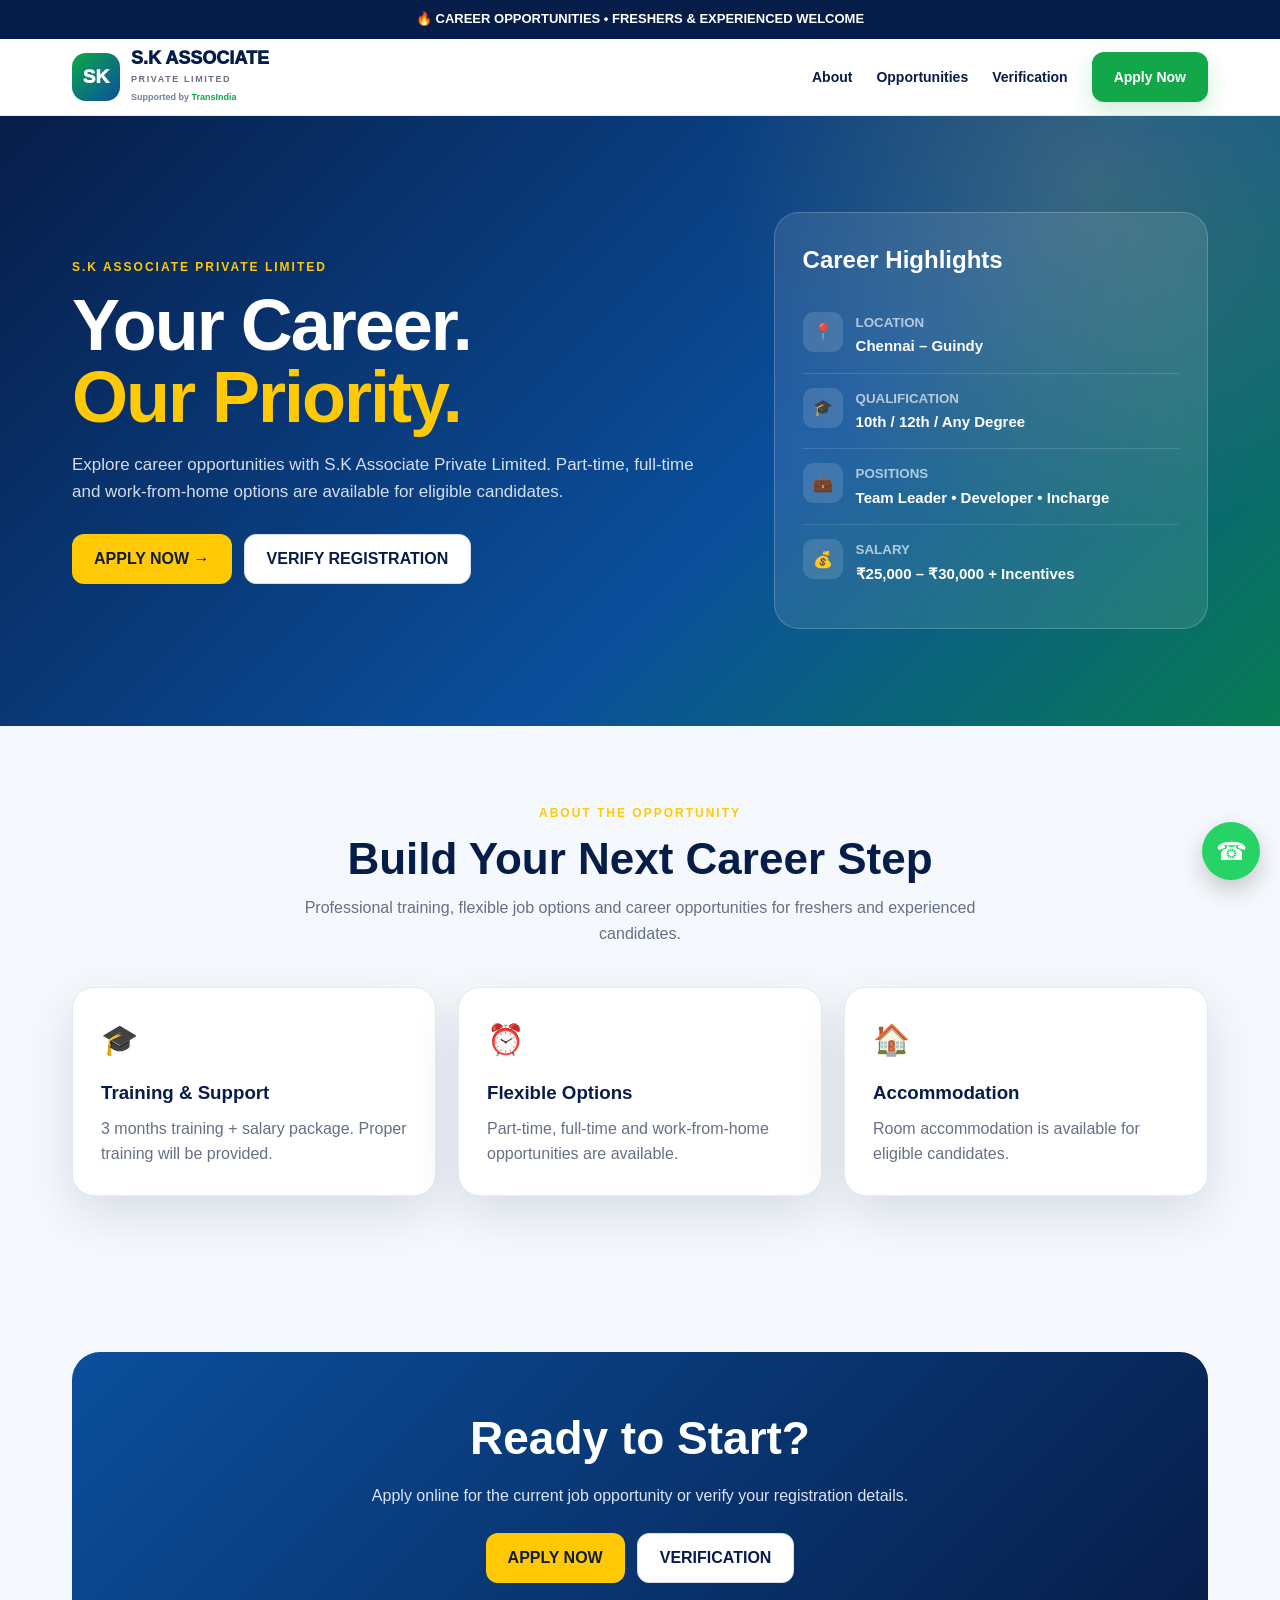
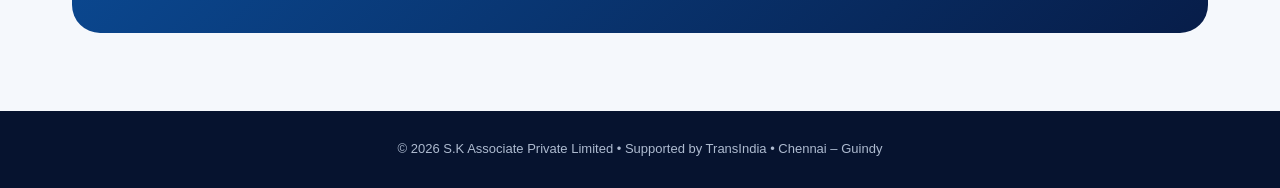
<file: index.html>
<!DOCTYPE html><html lang="en"><head><meta charset="UTF-8"><meta name="viewport" content="width=device-width,initial-scale=1.0"><meta name="description" content="S.K Associate Private Limited careers and recruitment"><title>S.K Associate Private Limited | Careers</title><link rel="stylesheet" href="style.css"></head><body><div class="topbar">🔥 CAREER OPPORTUNITIES • FRESHERS & EXPERIENCED WELCOME</div><nav class="nav"><div class="navin"><a class="brand" href="index.html"><div class="mark">SK</div><div><div class="brandname">S.K ASSOCIATE</div><div class="brandsub">PRIVATE LIMITED</div><div class="supported">Supported by <b>TransIndia</b></div></div></a><div class="navlinks"><a href="#about" class="applyLink">About</a><a href="#opportunities" class="applyLink">Opportunities</a><a href="verify.html">Verification</a><a class="btn primary applyLink" href="jobs.html">Apply Now</a></div></div></nav><header class="hero"><div class="heroin"><div><div class="eyebrow">S.K Associate Private Limited</div><h1>Your Career.<br><span>Our Priority.</span></h1><p>Explore career opportunities with S.K Associate Private Limited. Part-time, full-time and work-from-home options are available for eligible candidates.</p><div class="actions"><a class="btn gold" href="jobs.html">APPLY NOW →</a><a class="btn outline" href="verify.html">VERIFY REGISTRATION</a></div></div><div class="heroCard"><h2>Career Highlights</h2><div class="item"><div class="icon">📍</div><div><small>LOCATION</small><strong>Chennai – Guindy</strong></div></div><div class="item"><div class="icon">🎓</div><div><small>QUALIFICATION</small><strong>10th / 12th / Any Degree</strong></div></div><div class="item"><div class="icon">💼</div><div><small>POSITIONS</small><strong>Team Leader • Developer • Incharge</strong></div></div><div class="item"><div class="icon">💰</div><div><small>SALARY</small><strong>₹25,000 – ₹30,000 + Incentives</strong></div></div></div></div></header><section class="section" id="about"><div class="center"><div class="eyebrow">About The Opportunity</div><h2>Build Your Next Career Step</h2><p>Professional training, flexible job options and career opportunities for freshers and experienced candidates.</p></div><div class="cards"><div class="card"><div class="big">🎓</div><h3>Training & Support</h3><p>3 months training + salary package. Proper training will be provided.</p></div><div class="card"><div class="big">⏰</div><h3>Flexible Options</h3><p>Part-time, full-time and work-from-home opportunities are available.</p></div><div class="card"><div class="big">🏠</div><h3>Accommodation</h3><p>Room accommodation is available for eligible candidates.</p></div></div></section><section class="section" id="opportunities"><div class="cta"><h2>Ready to Start?</h2><p>Apply online for the current job opportunity or verify your registration details.</p><div class="actions" style="justify-content:center"><a class="btn gold" href="jobs.html">APPLY NOW</a><a class="btn outline" href="verify.html">VERIFICATION</a></div></div></section><a class="wa" href="https://wa.me/917092658723" target="_blank" rel="noopener" aria-label="WhatsApp">☎</a><footer>© 2026 S.K Associate Private Limited • Supported by TransIndia • Chennai – Guindy</footer></body></html>
</file>
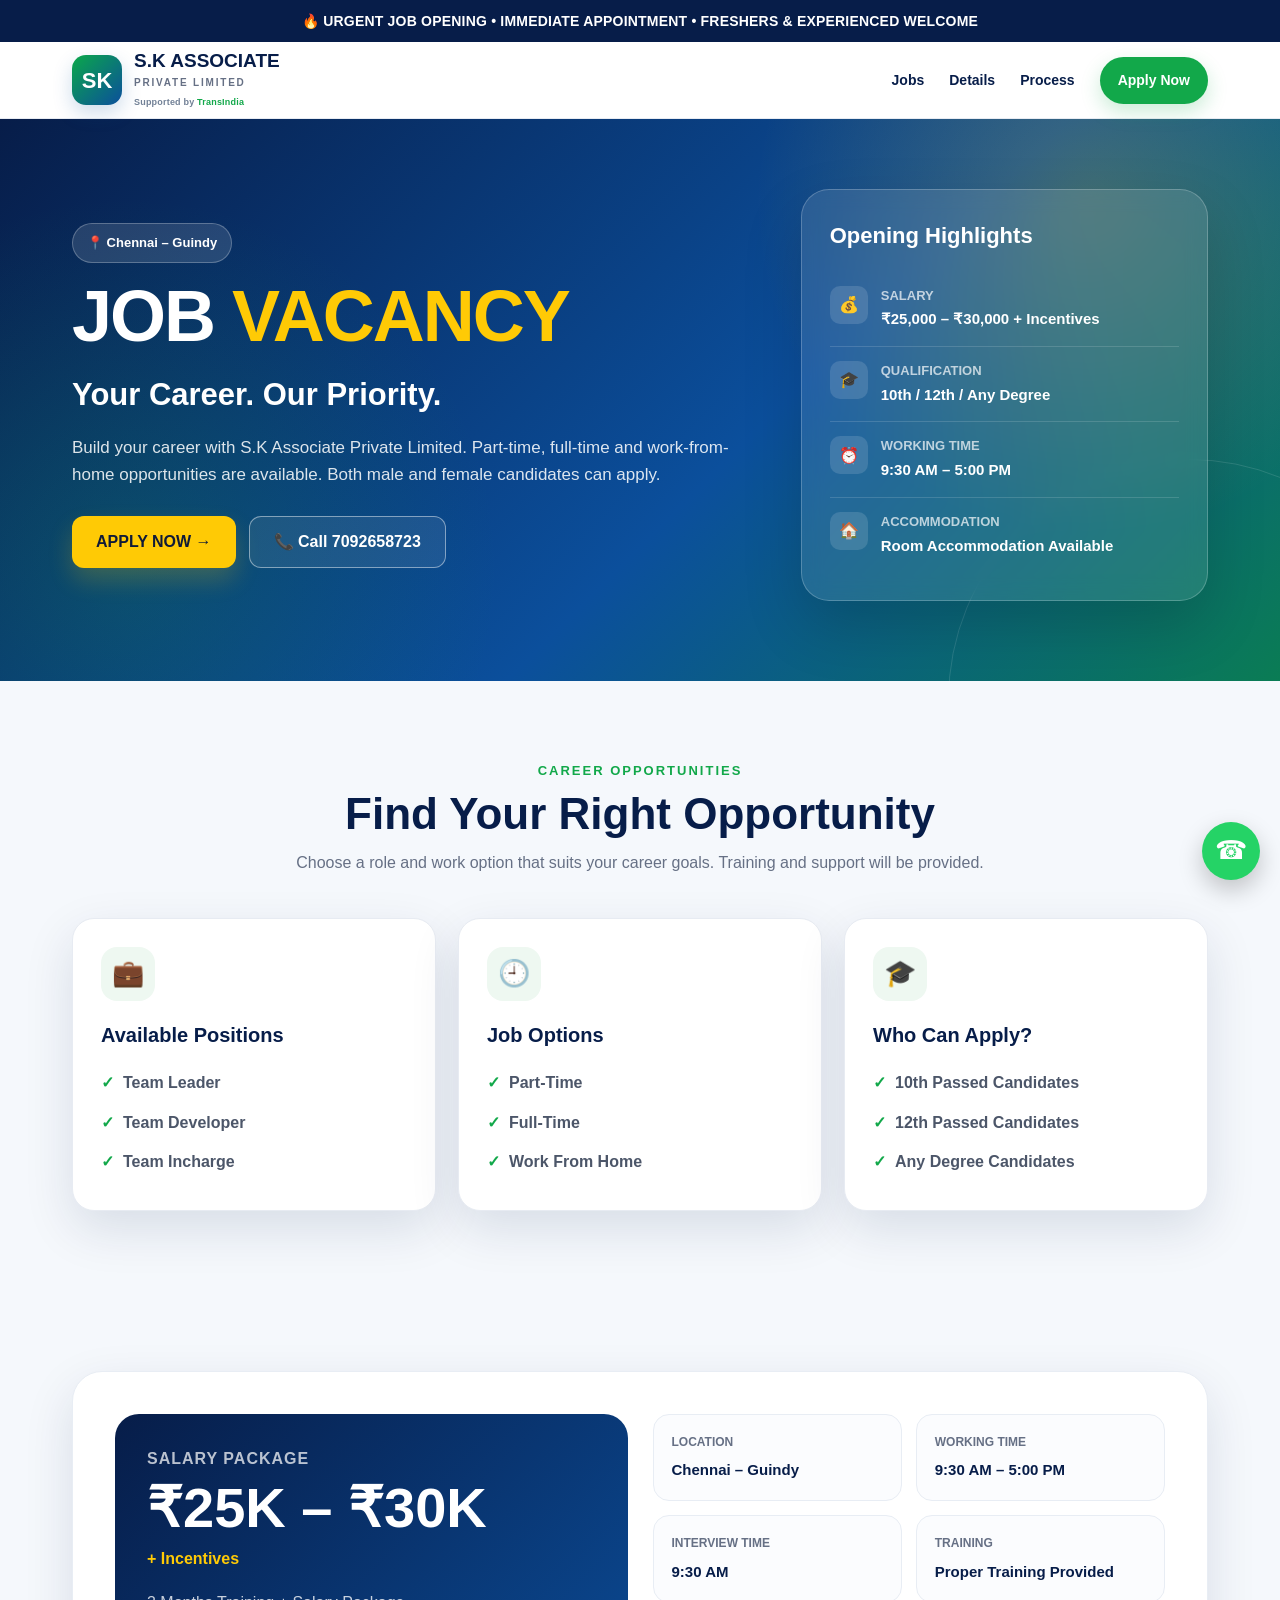
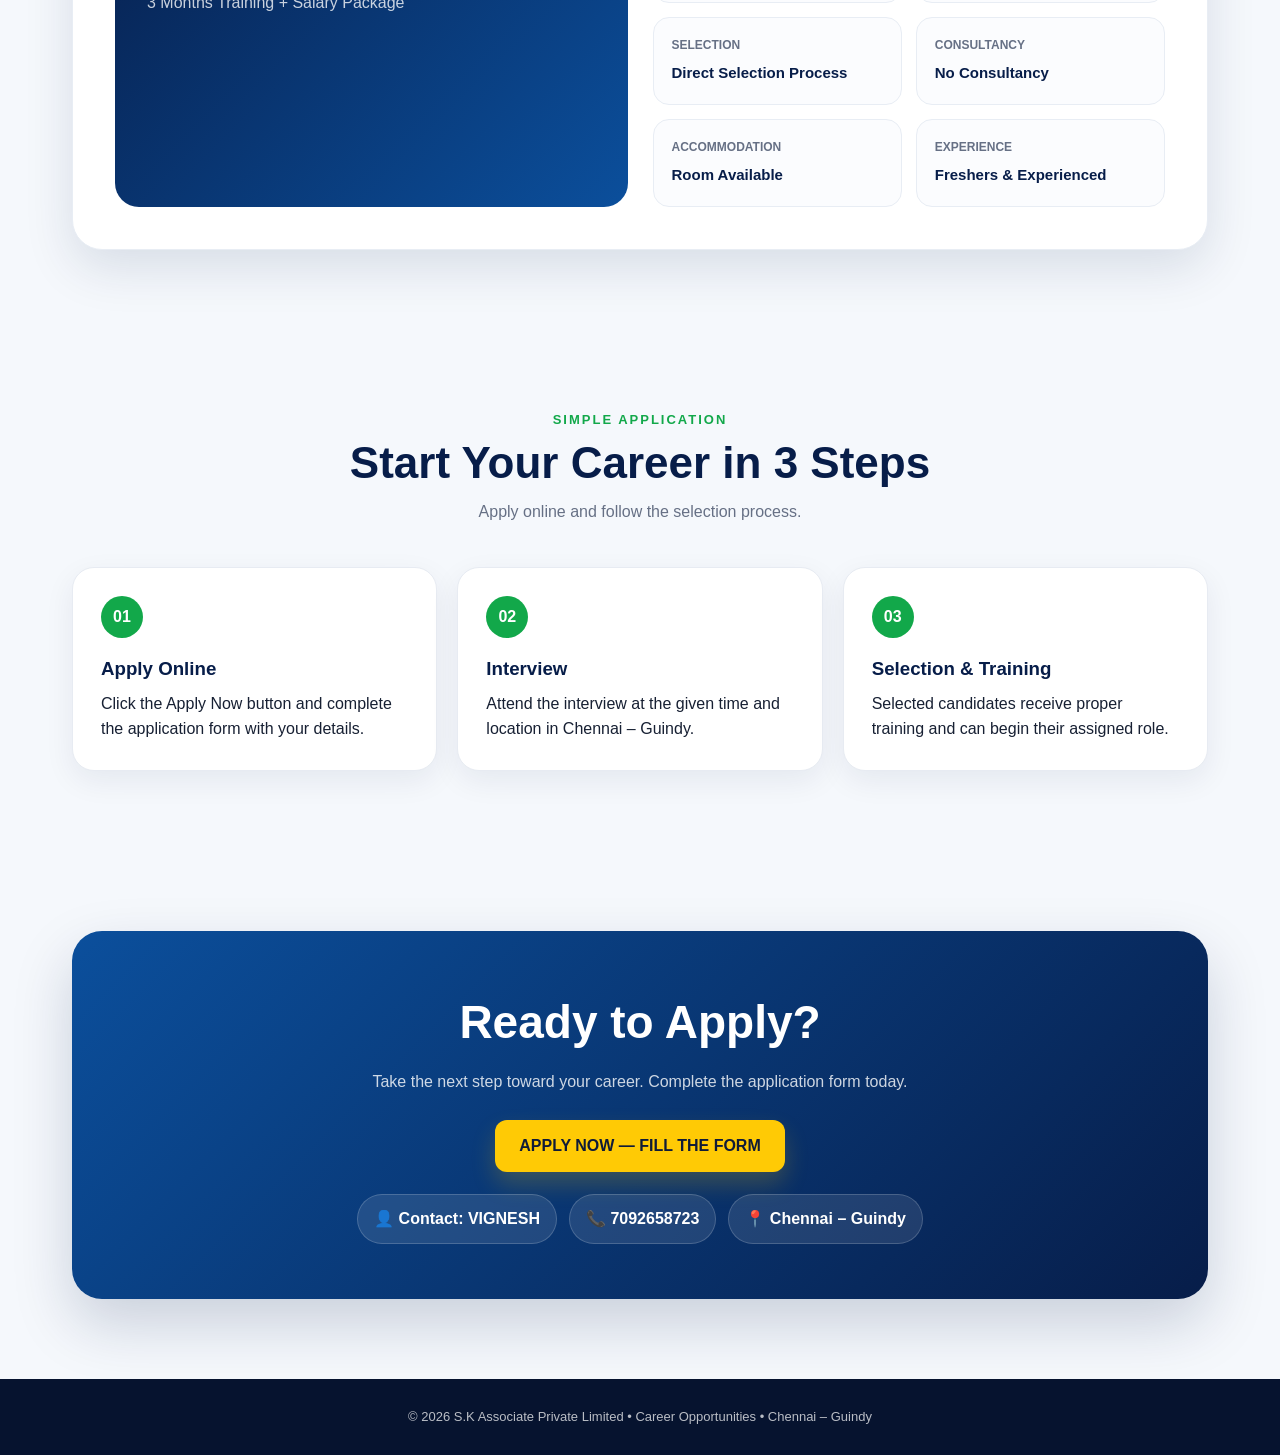
<file: jobs.html>
<!DOCTYPE html>
<html lang="en">
<head>
  <meta charset="UTF-8" />
  <meta name="viewport" content="width=device-width, initial-scale=1.0" />
  <meta name="description" content="S.K Associate Private Limited - Job Vacancies in Chennai Guindy. Freshers and experienced candidates welcome." />
  <title>S.K Associate Private Limited | Careers</title>

  <style>
    * {
      margin: 0;
      padding: 0;
      box-sizing: border-box;
    }

    :root {
      --navy: #071d49;
      --blue: #0b4f9c;
      --green: #12a84a;
      --light: #f5f8fc;
      --gold: #ffca05;
      --text: #172033;
      --muted: #667085;
      --white: #ffffff;
      --shadow: 0 18px 50px rgba(7, 29, 73, 0.12);
      --radius: 22px;
    }

    html {
      scroll-behavior: smooth;
    }

    body {
      font-family: Arial, Helvetica, sans-serif;
      color: var(--text);
      background: var(--light);
      line-height: 1.6;
    }

    a {
      text-decoration: none;
    }

    .topbar {
      background: var(--navy);
      color: #fff;
      text-align: center;
      padding: 10px 15px;
      font-size: 14px;
      font-weight: 700;
      letter-spacing: .2px;
    }

    .navbar {
      position: sticky;
      top: 0;
      z-index: 1000;
      background: rgba(255,255,255,.96);
      backdrop-filter: blur(12px);
      border-bottom: 1px solid #e7ebf2;
    }

    .nav-inner {
      max-width: 1180px;
      margin: auto;
      min-height: 76px;
      display: flex;
      align-items: center;
      justify-content: space-between;
      padding: 0 22px;
      gap: 20px;
    }

    .brand {
      display: flex;
      align-items: center;
      gap: 12px;
      color: var(--navy);
    }

    .brand-mark {
      width: 50px;
      height: 50px;
      border-radius: 14px;
      display: grid;
      place-items: center;
      color: #fff;
      font-size: 22px;
      font-weight: 900;
      background: linear-gradient(135deg, #0ba84a, #0b4f9c);
      box-shadow: 0 8px 20px rgba(11,79,156,.2);
    }

    .brand strong {
      display: block;
      font-size: 19px;
      line-height: 1.05;
    }

    .brand small {
      display: block;
      color: var(--muted);
      font-size: 10px;
      font-weight: 800;
      letter-spacing: 1.8px;
      margin-top: 4px;
    }

    .nav-links {
      display: flex;
      align-items: center;
      gap: 25px;
    }

    .nav-links a {
      color: var(--navy);
      font-size: 14px;
      font-weight: 700;
    }

    .nav-links a:hover {
      color: var(--green);
    }

    .nav-apply {
      background: var(--green) !important;
      color: #fff !important;
      padding: 12px 18px;
      border-radius: 30px;
      box-shadow: 0 8px 20px rgba(18,168,74,.22);
    }

    .hero {
      position: relative;
      overflow: hidden;
      background:
        radial-gradient(circle at 85% 15%, rgba(255,202,5,.22), transparent 28%),
        radial-gradient(circle at 10% 80%, rgba(18,168,74,.20), transparent 30%),
        linear-gradient(135deg, #071d49 0%, #0b4f9c 58%, #0a7c54 100%);
      color: #fff;
    }

    .hero::after {
      content: "";
      position: absolute;
      width: 480px;
      height: 480px;
      border: 1px solid rgba(255,255,255,.12);
      border-radius: 50%;
      right: -150px;
      bottom: -260px;
    }

    .hero-inner {
      max-width: 1180px;
      margin: auto;
      min-height: 560px;
      padding: 70px 22px 80px;
      display: grid;
      grid-template-columns: 1.25fr .75fr;
      align-items: center;
      gap: 50px;
      position: relative;
      z-index: 2;
    }

    .badge {
      display: inline-flex;
      align-items: center;
      gap: 8px;
      background: rgba(255,255,255,.12);
      border: 1px solid rgba(255,255,255,.25);
      padding: 9px 14px;
      border-radius: 30px;
      font-size: 13px;
      font-weight: 800;
      margin-bottom: 18px;
    }

    .hero h1 {
      font-size: clamp(42px, 6vw, 72px);
      line-height: .98;
      letter-spacing: -2px;
      margin-bottom: 18px;
    }

    .hero h1 span {
      color: var(--gold);
    }

    .hero h2 {
      font-size: clamp(20px, 3vw, 31px);
      font-weight: 700;
      margin-bottom: 14px;
    }

    .hero p {
      max-width: 670px;
      color: rgba(255,255,255,.86);
      font-size: 17px;
      margin-bottom: 28px;
    }

    .hero-buttons {
      display: flex;
      flex-wrap: wrap;
      gap: 13px;
    }

    .btn {
      display: inline-flex;
      align-items: center;
      justify-content: center;
      min-height: 52px;
      padding: 0 24px;
      border-radius: 12px;
      font-weight: 900;
      transition: .2s ease;
    }

    .btn-primary {
      background: var(--gold);
      color: #101b38;
      box-shadow: 0 12px 25px rgba(255,202,5,.2);
    }

    .btn-primary:hover {
      transform: translateY(-2px);
    }

    .btn-outline {
      color: #fff;
      border: 1px solid rgba(255,255,255,.45);
      background: rgba(255,255,255,.08);
    }

    .btn-outline:hover {
      background: rgba(255,255,255,.16);
    }

    .hero-card {
      background: rgba(255,255,255,.10);
      border: 1px solid rgba(255,255,255,.22);
      border-radius: 28px;
      padding: 28px;
      backdrop-filter: blur(10px);
      box-shadow: 0 25px 60px rgba(0,0,0,.16);
    }

    .hero-card h3 {
      font-size: 22px;
      margin-bottom: 18px;
    }

    .quick-item {
      display: flex;
      gap: 13px;
      padding: 14px 0;
      border-bottom: 1px solid rgba(255,255,255,.14);
    }

    .quick-item:last-child {
      border-bottom: 0;
    }

    .quick-icon {
      width: 38px;
      height: 38px;
      flex: 0 0 38px;
      display: grid;
      place-items: center;
      border-radius: 10px;
      background: rgba(255,255,255,.13);
    }

    .quick-item strong {
      display: block;
      font-size: 13px;
      color: rgba(255,255,255,.7);
    }

    .quick-item span {
      font-size: 15px;
      font-weight: 800;
    }

    .section {
      max-width: 1180px;
      margin: auto;
      padding: 80px 22px;
    }

    .section-heading {
      text-align: center;
      max-width: 700px;
      margin: 0 auto 42px;
    }

    .eyebrow {
      color: var(--green);
      font-size: 13px;
      font-weight: 900;
      letter-spacing: 2px;
      text-transform: uppercase;
      margin-bottom: 8px;
    }

    .section-heading h2 {
      color: var(--navy);
      font-size: clamp(30px, 4vw, 44px);
      line-height: 1.1;
      margin-bottom: 12px;
    }

    .section-heading p {
      color: var(--muted);
    }

    .cards {
      display: grid;
      grid-template-columns: repeat(3, 1fr);
      gap: 22px;
    }

    .card {
      background: #fff;
      border: 1px solid #e7ebf2;
      border-radius: var(--radius);
      padding: 28px;
      box-shadow: var(--shadow);
    }

    .card-icon {
      width: 54px;
      height: 54px;
      display: grid;
      place-items: center;
      border-radius: 16px;
      background: #eef8f1;
      font-size: 26px;
      margin-bottom: 18px;
    }

    .card h3 {
      color: var(--navy);
      font-size: 20px;
      margin-bottom: 12px;
    }

    .card ul {
      list-style: none;
    }

    .card li {
      padding: 7px 0;
      color: #4c5669;
      font-weight: 600;
    }

    .card li::before {
      content: "✓";
      color: var(--green);
      font-weight: 900;
      margin-right: 9px;
    }

    .highlight {
      background: #fff;
      border-radius: 30px;
      padding: 42px;
      display: grid;
      grid-template-columns: 1fr 1fr;
      gap: 25px;
      box-shadow: var(--shadow);
      border: 1px solid #e8edf4;
    }

    .salary-box {
      background: linear-gradient(135deg, #071d49, #0b4f9c);
      color: #fff;
      border-radius: 24px;
      padding: 32px;
    }

    .salary-box .small {
      color: rgba(255,255,255,.72);
      font-weight: 800;
      text-transform: uppercase;
      letter-spacing: 1px;
    }

    .salary {
      font-size: clamp(38px, 5vw, 56px);
      font-weight: 900;
      line-height: 1.05;
      margin: 8px 0;
    }

    .incentive {
      color: var(--gold);
      font-weight: 800;
    }

    .details {
      display: grid;
      grid-template-columns: 1fr 1fr;
      gap: 14px;
    }

    .detail {
      border: 1px solid #e8edf4;
      border-radius: 16px;
      padding: 18px;
      background: #fbfcfe;
    }

    .detail span {
      display: block;
      color: var(--muted);
      font-size: 12px;
      font-weight: 800;
      text-transform: uppercase;
      margin-bottom: 5px;
    }

    .detail strong {
      color: var(--navy);
      font-size: 15px;
    }

    .steps {
      display: grid;
      grid-template-columns: repeat(3, 1fr);
      gap: 20px;
    }

    .step {
      position: relative;
      background: #fff;
      padding: 28px;
      border-radius: 22px;
      border: 1px solid #e7ebf2;
      box-shadow: 0 10px 30px rgba(7,29,73,.07);
    }

    .number {
      width: 42px;
      height: 42px;
      border-radius: 50%;
      background: var(--green);
      color: #fff;
      display: grid;
      place-items: center;
      font-weight: 900;
      margin-bottom: 16px;
    }

    .step h3 {
      color: var(--navy);
      margin-bottom: 7px;
    }

    .cta {
      background: linear-gradient(135deg, #0b4f9c, #071d49);
      color: #fff;
      border-radius: 30px;
      padding: 55px 35px;
      text-align: center;
      box-shadow: 0 25px 60px rgba(7,29,73,.18);
    }

    .cta h2 {
      font-size: clamp(30px, 4vw, 46px);
      margin-bottom: 10px;
    }

    .cta p {
      color: rgba(255,255,255,.8);
      max-width: 650px;
      margin: 0 auto 25px;
    }

    .contact-row {
      display: flex;
      justify-content: center;
      flex-wrap: wrap;
      gap: 12px;
      margin-top: 22px;
    }

    .contact-pill {
      padding: 11px 16px;
      background: rgba(255,255,255,.1);
      border: 1px solid rgba(255,255,255,.18);
      border-radius: 30px;
      font-weight: 800;
    }

    footer {
      background: #06132f;
      color: rgba(255,255,255,.72);
      text-align: center;
      padding: 28px 18px;
      font-size: 13px;
    }

    .whatsapp {
      position: fixed;
      right: 20px;
      bottom: 20px;
      z-index: 2000;
      width: 58px;
      height: 58px;
      display: grid;
      place-items: center;
      border-radius: 50%;
      background: #25D366;
      color: #fff;
      font-size: 26px;
      box-shadow: 0 10px 25px rgba(0,0,0,.22);
    }

    @media (max-width: 900px) {
      .hero-inner {
        grid-template-columns: 1fr;
        min-height: auto;
      }

      .hero-card {
        max-width: 600px;
      }

      .cards,
      .steps {
        grid-template-columns: 1fr;
      }

      .highlight {
        grid-template-columns: 1fr;
      }

      .nav-links a:not(.nav-apply) {
        display: none;
      }
    }

    @media (max-width: 600px) {
      .nav-inner {
        min-height: 68px;
        padding: 0 14px;
      }

      .brand strong {
        font-size: 16px;
      }

      .brand-mark {
        width: 43px;
        height: 43px;
      }

      .nav-apply {
        padding: 10px 14px;
        font-size: 12px;
      }

      .hero-inner {
        padding: 50px 18px 60px;
        gap: 30px;
      }

      .hero h1 {
        font-size: 48px;
      }

      .hero p {
        font-size: 15px;
      }

      .section {
        padding: 60px 16px;
      }

      .highlight {
        padding: 22px;
      }

      .details {
        grid-template-columns: 1fr;
      }

      .salary-box {
        padding: 25px;
      }

      .cta {
        padding: 42px 20px;
        border-radius: 22px;
      }
    }
  </style>
</head>

<body>

  <div class="topbar">
    🔥 URGENT JOB OPENING • IMMEDIATE APPOINTMENT • FRESHERS & EXPERIENCED WELCOME
  </div>

  <nav class="navbar">
    <div class="nav-inner">
      <a href="#" class="brand">
        <div class="brand-mark">SK</div>
        <div>
          <strong>S.K ASSOCIATE</strong>
          <small>PRIVATE LIMITED</small><small style="display:block;color:#718096;font-size:9px;font-weight:800;margin-top:4px;letter-spacing:.2px">Supported by <b style="color:#12a84a">TransIndia</b></small>
        </div>
      </a>

      <div class="nav-links">
        <a href="#jobs">Jobs</a>
        <a href="#details">Details</a>
        <a href="#process">Process</a>
        <a class="nav-apply" href="https://form.svhrt.com/6aaa28e3788fe1a7321484ba" target="_blank" rel="noopener">
          Apply Now
        </a>
      </div>
    </div>
  </nav>

  <header class="hero">
    <div class="hero-inner">

      <div>
        <div class="badge">📍 Chennai – Guindy</div>

        <h1>JOB <span>VACANCY</span></h1>

        <h2>Your Career. Our Priority.</h2>

        <p>
          Build your career with S.K Associate Private Limited.
          Part-time, full-time and work-from-home opportunities are available.
          Both male and female candidates can apply.
        </p>

        <div class="hero-buttons">
          <a class="btn btn-primary"
             href="https://form.svhrt.com/6aaa28e3788fe1a7321484ba"
             target="_blank" rel="noopener">
            APPLY NOW →
          </a>

          <a class="btn btn-outline" href="tel:7092658723">
            📞 Call 7092658723
          </a>
        </div>
      </div>

      <div class="hero-card">
        <h3>Opening Highlights</h3>

        <div class="quick-item">
          <div class="quick-icon">💰</div>
          <div>
            <strong>SALARY</strong>
            <span>₹25,000 – ₹30,000 + Incentives</span>
          </div>
        </div>

        <div class="quick-item">
          <div class="quick-icon">🎓</div>
          <div>
            <strong>QUALIFICATION</strong>
            <span>10th / 12th / Any Degree</span>
          </div>
        </div>

        <div class="quick-item">
          <div class="quick-icon">⏰</div>
          <div>
            <strong>WORKING TIME</strong>
            <span>9:30 AM – 5:00 PM</span>
          </div>
        </div>

        <div class="quick-item">
          <div class="quick-icon">🏠</div>
          <div>
            <strong>ACCOMMODATION</strong>
            <span>Room Accommodation Available</span>
          </div>
        </div>
      </div>

    </div>
  </header>

  <main>

    <section class="section" id="jobs">
      <div class="section-heading">
        <div class="eyebrow">Career Opportunities</div>
        <h2>Find Your Right Opportunity</h2>
        <p>
          Choose a role and work option that suits your career goals.
          Training and support will be provided.
        </p>
      </div>

      <div class="cards">

        <div class="card">
          <div class="card-icon">💼</div>
          <h3>Available Positions</h3>
          <ul>
            <li>Team Leader</li>
            <li>Team Developer</li>
            <li>Team Incharge</li>
          </ul>
        </div>

        <div class="card">
          <div class="card-icon">🕘</div>
          <h3>Job Options</h3>
          <ul>
            <li>Part-Time</li>
            <li>Full-Time</li>
            <li>Work From Home</li>
          </ul>
        </div>

        <div class="card">
          <div class="card-icon">🎓</div>
          <h3>Who Can Apply?</h3>
          <ul>
            <li>10th Passed Candidates</li>
            <li>12th Passed Candidates</li>
            <li>Any Degree Candidates</li>
          </ul>
        </div>

      </div>
    </section>

    <section class="section" id="details">
      <div class="highlight">

        <div class="salary-box">
          <div class="small">Salary Package</div>
          <div class="salary">₹25K – ₹30K</div>
          <div class="incentive">+ Incentives</div>
          <p style="margin-top:18px;color:rgba(255,255,255,.78);">
            3 Months Training + Salary Package
          </p>
        </div>

        <div class="details">

          <div class="detail">
            <span>Location</span>
            <strong>Chennai – Guindy</strong>
          </div>

          <div class="detail">
            <span>Working Time</span>
            <strong>9:30 AM – 5:00 PM</strong>
          </div>

          <div class="detail">
            <span>Interview Time</span>
            <strong>9:30 AM</strong>
          </div>

          <div class="detail">
            <span>Training</span>
            <strong>Proper Training Provided</strong>
          </div>

          <div class="detail">
            <span>Selection</span>
            <strong>Direct Selection Process</strong>
          </div>

          <div class="detail">
            <span>Consultancy</span>
            <strong>No Consultancy</strong>
          </div>

          <div class="detail">
            <span>Accommodation</span>
            <strong>Room Available</strong>
          </div>

          <div class="detail">
            <span>Experience</span>
            <strong>Freshers & Experienced</strong>
          </div>

        </div>
      </div>
    </section>

    <section class="section" id="process">
      <div class="section-heading">
        <div class="eyebrow">Simple Application</div>
        <h2>Start Your Career in 3 Steps</h2>
        <p>Apply online and follow the selection process.</p>
      </div>

      <div class="steps">

        <div class="step">
          <div class="number">01</div>
          <h3>Apply Online</h3>
          <p>
            Click the Apply Now button and complete the application form with your details.
          </p>
        </div>

        <div class="step">
          <div class="number">02</div>
          <h3>Interview</h3>
          <p>
            Attend the interview at the given time and location in Chennai – Guindy.
          </p>
        </div>

        <div class="step">
          <div class="number">03</div>
          <h3>Selection & Training</h3>
          <p>
            Selected candidates receive proper training and can begin their assigned role.
          </p>
        </div>

      </div>
    </section>

    <section class="section">
      <div class="cta">
        <h2>Ready to Apply?</h2>
        <p>
          Take the next step toward your career. Complete the application form today.
        </p>

        <a class="btn btn-primary"
           href="https://form.svhrt.com/6aaa28e3788fe1a7321484ba"
           target="_blank" rel="noopener">
          APPLY NOW — FILL THE FORM
        </a>

        <div class="contact-row">
          <div class="contact-pill">👤 Contact: VIGNESH</div>
          <div class="contact-pill">📞 7092658723</div>
          <div class="contact-pill">📍 Chennai – Guindy</div>
        </div>
      </div>
    </section>

  </main>

  <a class="whatsapp"
     href="https://wa.me/917092658723?text=Hi%20Vignesh%2C%20I%20am%20interested%20in%20the%20job%20opening."
     target="_blank" rel="noopener"
     aria-label="Contact on WhatsApp">
    ☎
  </a>

  <footer>
    © 2026 S.K Associate Private Limited • Career Opportunities • Chennai – Guindy
  </footer>

</body>
</html>
</file>
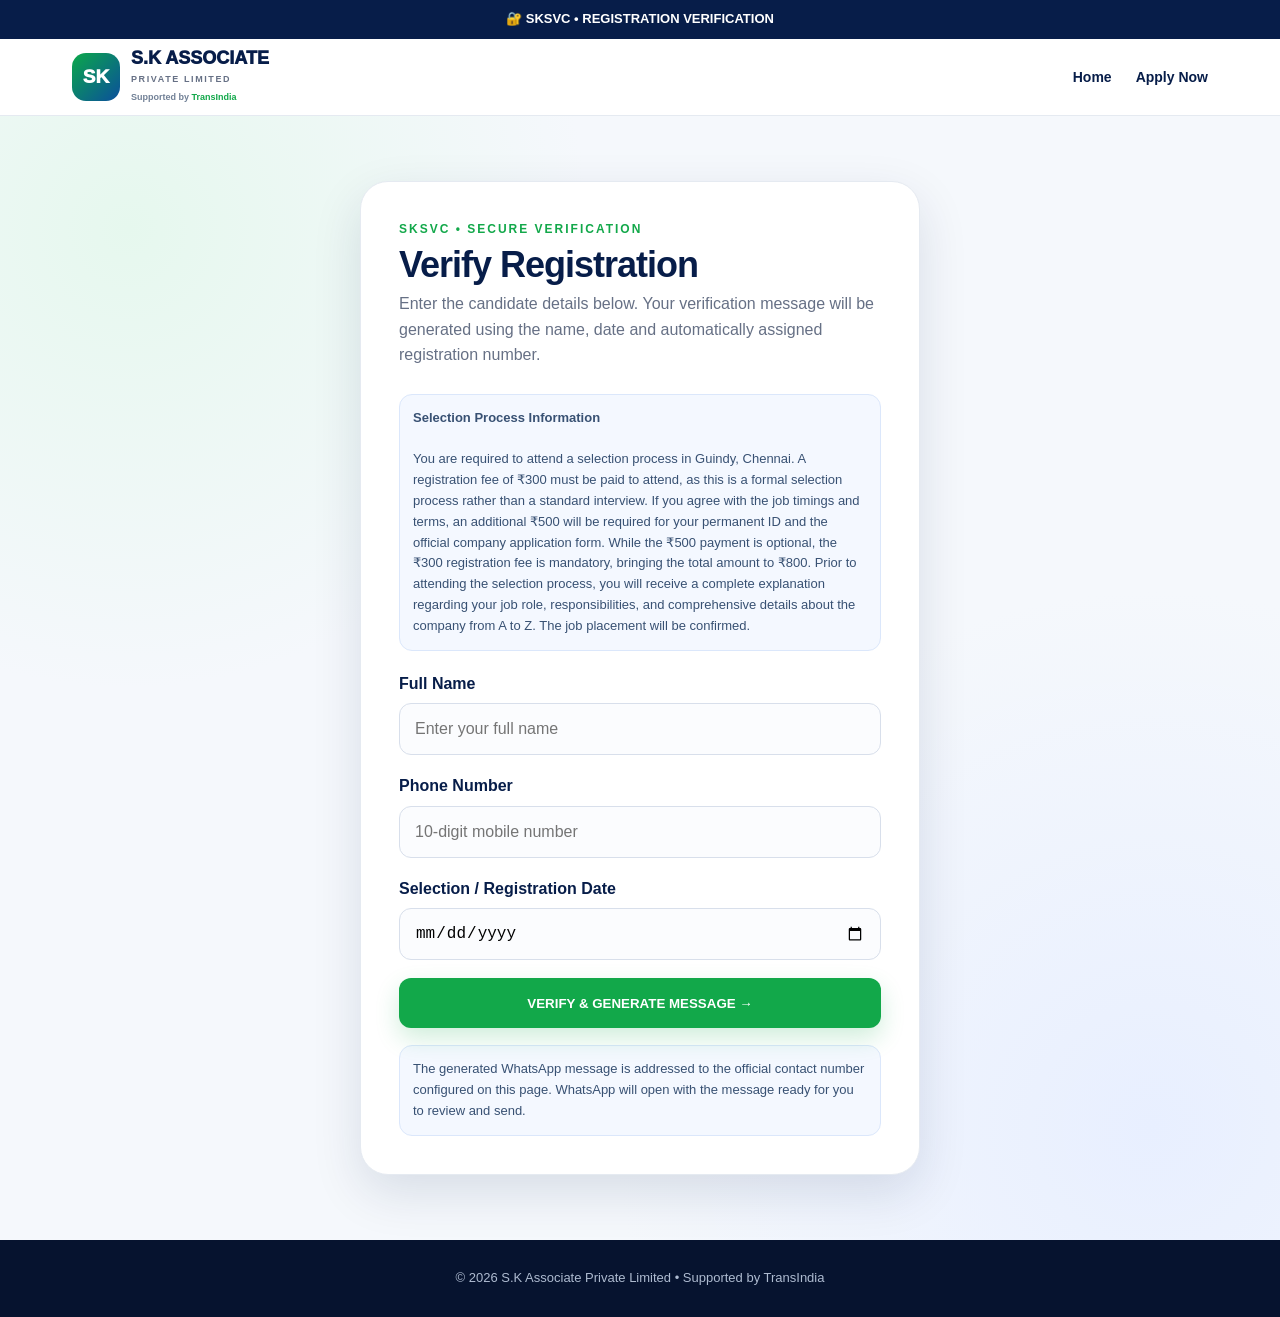
<file: verify.html>
<!DOCTYPE html>
<html lang="en">
<head>
<meta charset="UTF-8">
<meta name="viewport" content="width=device-width,initial-scale=1.0">
<meta name="description" content="S.K Associate Private Limited registration verification">
<title>SKSVC Verification | S.K Associate</title>
<link rel="stylesheet" href="style.css">
</head>
<body>
<div class="topbar">🔐 SKSVC • REGISTRATION VERIFICATION</div>
<nav class="nav"><div class="navin">
<a class="brand" href="index.html"><div class="mark">SK</div><div><div class="brandname">S.K ASSOCIATE</div><div class="brandsub">PRIVATE LIMITED</div><div class="supported">Supported by <b>TransIndia</b></div></div></a>
<div class="navlinks"><a href="index.html">Home</a><a href="jobs.html">Apply Now</a></div>
</div></nav>

<main class="formWrap">
<div class="formCard">
<div class="mini">SKSVC • Secure Verification</div>
<h1>Verify Registration</h1>
<p class="desc">Enter the candidate details below. Your verification message will be generated using the name, date and automatically assigned registration number.</p>

<div class="notice" style="margin:18px 0 20px;">
<strong>Selection Process Information</strong><br><br>
You are required to attend a selection process in Guindy, Chennai. A registration fee of ₹300 must be paid to attend, as this is a formal selection process rather than a standard interview. If you agree with the job timings and terms, an additional ₹500 will be required for your permanent ID and the official company application form. While the ₹500 payment is optional, the ₹300 registration fee is mandatory, bringing the total amount to ₹800.

Prior to attending the selection process, you will receive a complete explanation regarding your job role, responsibilities, and comprehensive details about the company from A to Z. The job placement will be confirmed.
</div>

<form id="verifyForm">
<div class="field"><label for="name">Full Name</label><input id="name" name="name" type="text" placeholder="Enter your full name" required></div>
<div class="field"><label for="phone">Phone Number</label><input id="phone" name="phone" type="tel" inputmode="numeric" pattern="[0-9]{10}" maxlength="10" placeholder="10-digit mobile number" required><div class="error" id="phoneError">Please enter a valid 10-digit phone number.</div></div>
<div class="field"><label for="date">Selection / Registration Date</label><input id="date" name="date" type="date" required></div>
<button class="btn primary" type="submit" style="width:100%">VERIFY & GENERATE MESSAGE →</button>
</form>

<div class="notice">The generated WhatsApp message is addressed to the official contact number configured on this page. WhatsApp will open with the message ready for you to review and send.</div>
<div class="result" id="result"><h3>Verification Ready</h3><div class="reg" id="regNo"></div><p id="resultText"></p><pre id="preview" style="white-space:pre-wrap;margin-top:15px;color:#344054;font:14px/1.6 Arial,sans-serif;background:#fff;padding:14px;border-radius:10px;border:1px solid #dbe7df"></pre></div>
</div>
</main>

<footer>© 2026 S.K Associate Private Limited • Supported by TransIndia</footer>

<script>
const form = document.getElementById('verifyForm');
const phone = document.getElementById('phone');
const phoneError = document.getElementById('phoneError');
const result = document.getElementById('result');
const regNo = document.getElementById('regNo');
const resultText = document.getElementById('resultText');
const preview = document.getElementById('preview');
const COUNTER_KEY = 'skAssociateRegistrationCounter';

function nextRegistrationNumber(){
  let current = parseInt(localStorage.getItem(COUNTER_KEY) || '7', 10);
  current += 1;
  localStorage.setItem(COUNTER_KEY, String(current));
  return String(current).padStart(2,'0');
}

form.addEventListener('submit', function(e){
  e.preventDefault();
  const name = document.getElementById('name').value.trim();
  const userPhone = phone.value.trim();
  const dateValue = document.getElementById('date').value;
  if(!/^\d{10}$/.test(userPhone)){ phoneError.style.display='block'; phone.focus(); return; }
  phoneError.style.display='none';

  const registration = nextRegistrationNumber();
  const date = new Date(dateValue + 'T00:00:00');
  const formattedDate = date.toLocaleDateString('en-IN',{day:'numeric',month:'numeric',year:'numeric'});

  /* The first paragraph is the user's supplied template, with only the requested fields replaced. */
  const message = `Hello, ${name}

Your name has been registered successfully.
Registration Number:-${registration}
Date: ${formattedDate}
Interview Time : 09:30AM
ID Proofs:
passport size photo -2
Adhar card xerox -1
Bank Passbook Xerox-1
Resume- 1 copy
Application & ID Card - as applicable

OFFICE ADDRESS:
No.123, MOUNT ROAD, GUINDY
LAND MARK: Guindy ESTATE BUS STOP
Chennai-600032
Contact: Mr. Vignesh
CONTACT NO: 7092658723
`;

  regNo.textContent = 'Registration Number: ' + registration;
  resultText.textContent = 'Your personalized message is ready. Review it below; WhatsApp will open next.';
  preview.textContent = message;
  result.style.display='block';

  const whatsappNumber='917092658723';
  const url='https://wa.me/'+whatsappNumber+'?text='+encodeURIComponent(message);
  window.open(url,'_blank','noopener');
});
</script>
</body></html>
</file>
<file: style.css>
:root{--navy:#071d49;--blue:#0b4f9c;--green:#12a84a;--gold:#ffca05;--light:#f5f8fc;--text:#172033;--muted:#667085;--white:#fff;--border:#e5eaf1;--shadow:0 18px 50px rgba(7,29,73,.12)}*{box-sizing:border-box;margin:0;padding:0}html{scroll-behavior:smooth}body{font-family:Inter,Arial,Helvetica,sans-serif;background:var(--light);color:var(--text);line-height:1.6}a{text-decoration:none;color:inherit}.topbar{background:var(--navy);color:#fff;text-align:center;padding:9px 15px;font-size:13px;font-weight:800}.nav{position:sticky;top:0;z-index:1000;background:rgba(255,255,255,.96);backdrop-filter:blur(14px);border-bottom:1px solid var(--border)}.navin{max-width:1180px;margin:auto;min-height:76px;padding:0 22px;display:flex;align-items:center;justify-content:space-between;gap:20px}.brand{display:flex;align-items:center;gap:11px}.mark{width:48px;height:48px;border-radius:14px;display:grid;place-items:center;color:#fff;font-weight:950;font-size:19px;background:linear-gradient(135deg,#0ba84a,#0b4f9c)}.brandname{font-size:18px;font-weight:950;color:var(--navy);line-height:1}.brandsub{font-size:9px;letter-spacing:1.6px;color:var(--muted);font-weight:900;margin-top:5px}.supported{font-size:9px;color:#718096;font-weight:800;margin-top:4px}.supported b{color:var(--green)}.navlinks{display:flex;gap:24px;align-items:center;font-size:14px;font-weight:800;color:var(--navy)}.navlinks a:hover{color:var(--green)}.btn{display:inline-flex;align-items:center;justify-content:center;min-height:50px;padding:0 22px;border-radius:12px;font-weight:900;border:0;cursor:pointer;transition:.2s}.btn:hover{transform:translateY(-2px)}.primary{background:var(--green);color:#fff;box-shadow:0 10px 25px rgba(18,168,74,.2)}.gold{background:var(--gold);color:#121b35}.outline{border:1px solid #d7deea;color:var(--navy);background:#fff}.hero{background:radial-gradient(circle at 85% 10%,rgba(255,202,5,.18),transparent 30%),linear-gradient(135deg,#071d49,#0b4f9c 60%,#087b53);color:#fff;overflow:hidden}.heroin{max-width:1180px;margin:auto;min-height:610px;padding:80px 22px;display:grid;grid-template-columns:1.2fr .8fr;gap:50px;align-items:center}.eyebrow{font-size:12px;letter-spacing:2px;text-transform:uppercase;font-weight:900;color:var(--gold);margin-bottom:12px}h1{font-size:clamp(42px,6vw,72px);line-height:1;letter-spacing:-2px;margin-bottom:18px}.hero h1 span{color:var(--gold)}.hero p{font-size:17px;color:rgba(255,255,255,.83);max-width:650px;margin-bottom:28px}.actions{display:flex;flex-wrap:wrap;gap:12px}.heroCard{background:rgba(255,255,255,.1);border:1px solid rgba(255,255,255,.2);padding:28px;border-radius:25px;backdrop-filter:blur(10px)}.heroCard h2{margin-bottom:18px}.item{display:flex;gap:13px;padding:14px 0;border-bottom:1px solid rgba(255,255,255,.14)}.item:last-child{border-bottom:0}.icon{width:40px;height:40px;border-radius:11px;background:rgba(255,255,255,.13);display:grid;place-items:center;flex:0 0 40px}.item small{display:block;color:rgba(255,255,255,.65);font-weight:800}.item strong{font-size:15px}.section{max-width:1180px;margin:auto;padding:78px 22px}.center{text-align:center;max-width:700px;margin:0 auto 40px}.center h2{font-size:clamp(30px,4vw,44px);color:var(--navy);line-height:1.1;margin-bottom:12px}.center p{color:var(--muted)}.cards{display:grid;grid-template-columns:repeat(3,1fr);gap:22px}.card{background:#fff;border:1px solid var(--border);border-radius:22px;padding:28px;box-shadow:var(--shadow)}.card .big{font-size:30px;margin-bottom:14px}.card h3{color:var(--navy);margin-bottom:8px}.card p{color:var(--muted)}.cta{background:linear-gradient(135deg,#0b4f9c,#071d49);color:#fff;border-radius:28px;text-align:center;padding:50px 25px}.cta h2{font-size:clamp(30px,4vw,46px);margin-bottom:8px}.cta p{color:#dce5f5;margin-bottom:24px}footer{background:#06132f;color:#aebbd0;text-align:center;padding:28px 15px;font-size:13px}.wa{position:fixed;right:20px;bottom:20px;width:58px;height:58px;border-radius:50%;display:grid;place-items:center;background:#25d366;color:#fff;font-size:25px;box-shadow:0 10px 25px #0003;z-index:2000}.formWrap{min-height:calc(100vh - 120px);padding:65px 18px;display:grid;place-items:center;background:radial-gradient(circle at 10% 10%,#e6f8ee,transparent 30%),radial-gradient(circle at 90% 90%,#e8efff,transparent 35%),var(--light)}.formCard{width:min(560px,100%);background:#fff;border:1px solid var(--border);border-radius:28px;padding:38px;box-shadow:var(--shadow)}.formCard .mini{color:var(--green);font-weight:900;font-size:12px;letter-spacing:2px;text-transform:uppercase}.formCard h1{font-size:36px;letter-spacing:-1px;color:var(--navy);margin:8px 0}.formCard .desc{color:var(--muted);margin-bottom:26px}.field{margin-bottom:18px}.field label{display:block;font-weight:850;color:var(--navy);margin-bottom:7px}.field input{width:100%;height:52px;border:1px solid #d8dfeb;border-radius:12px;padding:0 15px;font-size:16px;outline:none;background:#fbfcfe}.field input:focus{border-color:var(--blue);box-shadow:0 0 0 4px #0b4f9c14}.formActions{display:grid;gap:11px;margin-top:22px}.formActions .btn{width:100%}.notice{background:#f4f8ff;border:1px solid #dbe7fb;color:#385173;border-radius:13px;padding:13px;font-size:13px;margin-top:17px}.result{display:none;margin-top:22px;background:#f2fbf5;border:1px solid #bfe8ca;border-radius:17px;padding:18px}.result h3{color:#087a38;margin-bottom:5px}.reg{font-size:24px;font-weight:950;color:var(--navy)}.error{display:none;color:#b42318;font-size:13px;font-weight:700;margin-top:6px}@media(max-width:900px){.heroin{grid-template-columns:1fr}.cards{grid-template-columns:1fr}.navlinks a:not(.applyLink){display:none}}@media(max-width:600px){.navin{min-height:68px;padding:0 14px}.brandname{font-size:15px}.mark{width:42px;height:42px}.applyLink{padding:10px 13px!important;font-size:12px}.heroin{padding:55px 18px}.hero p{font-size:15px}.section{padding:60px 16px}.formCard{padding:26px 20px}.formCard h1{font-size:31px}}
</file>
